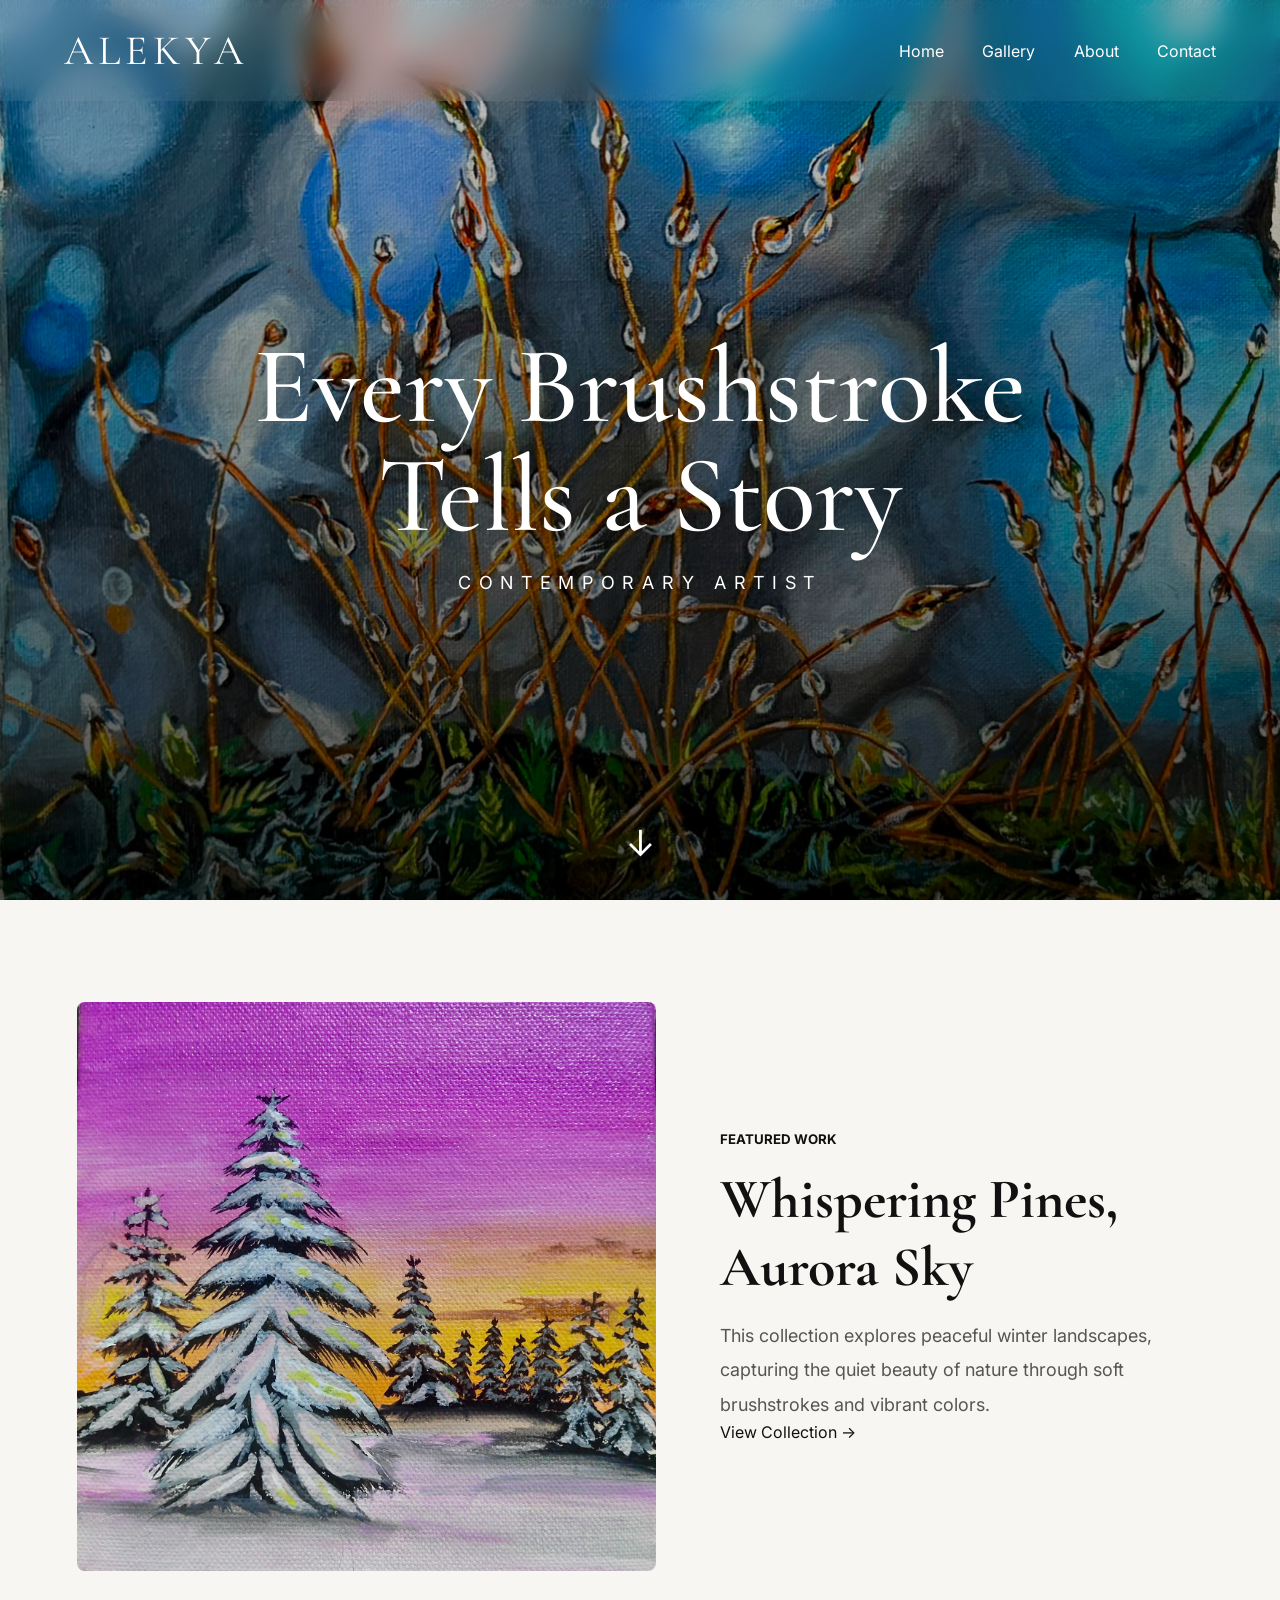
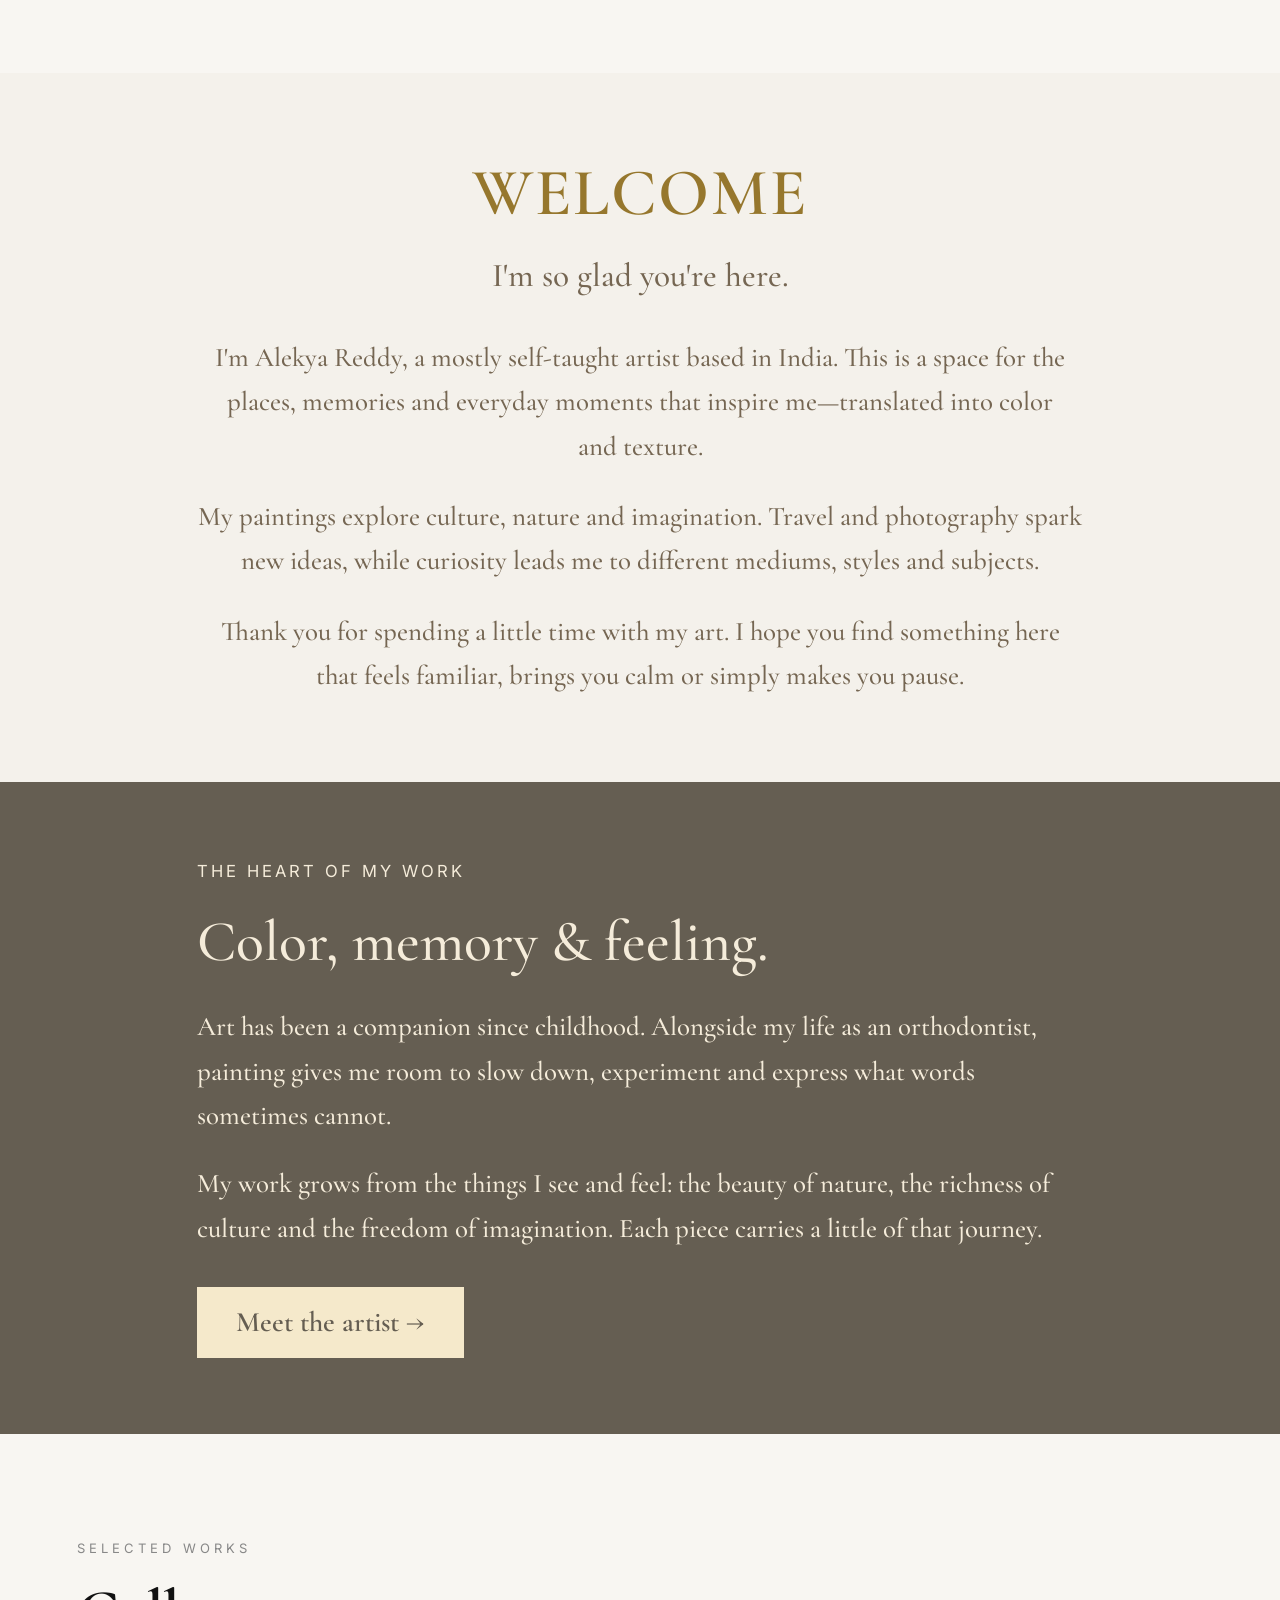
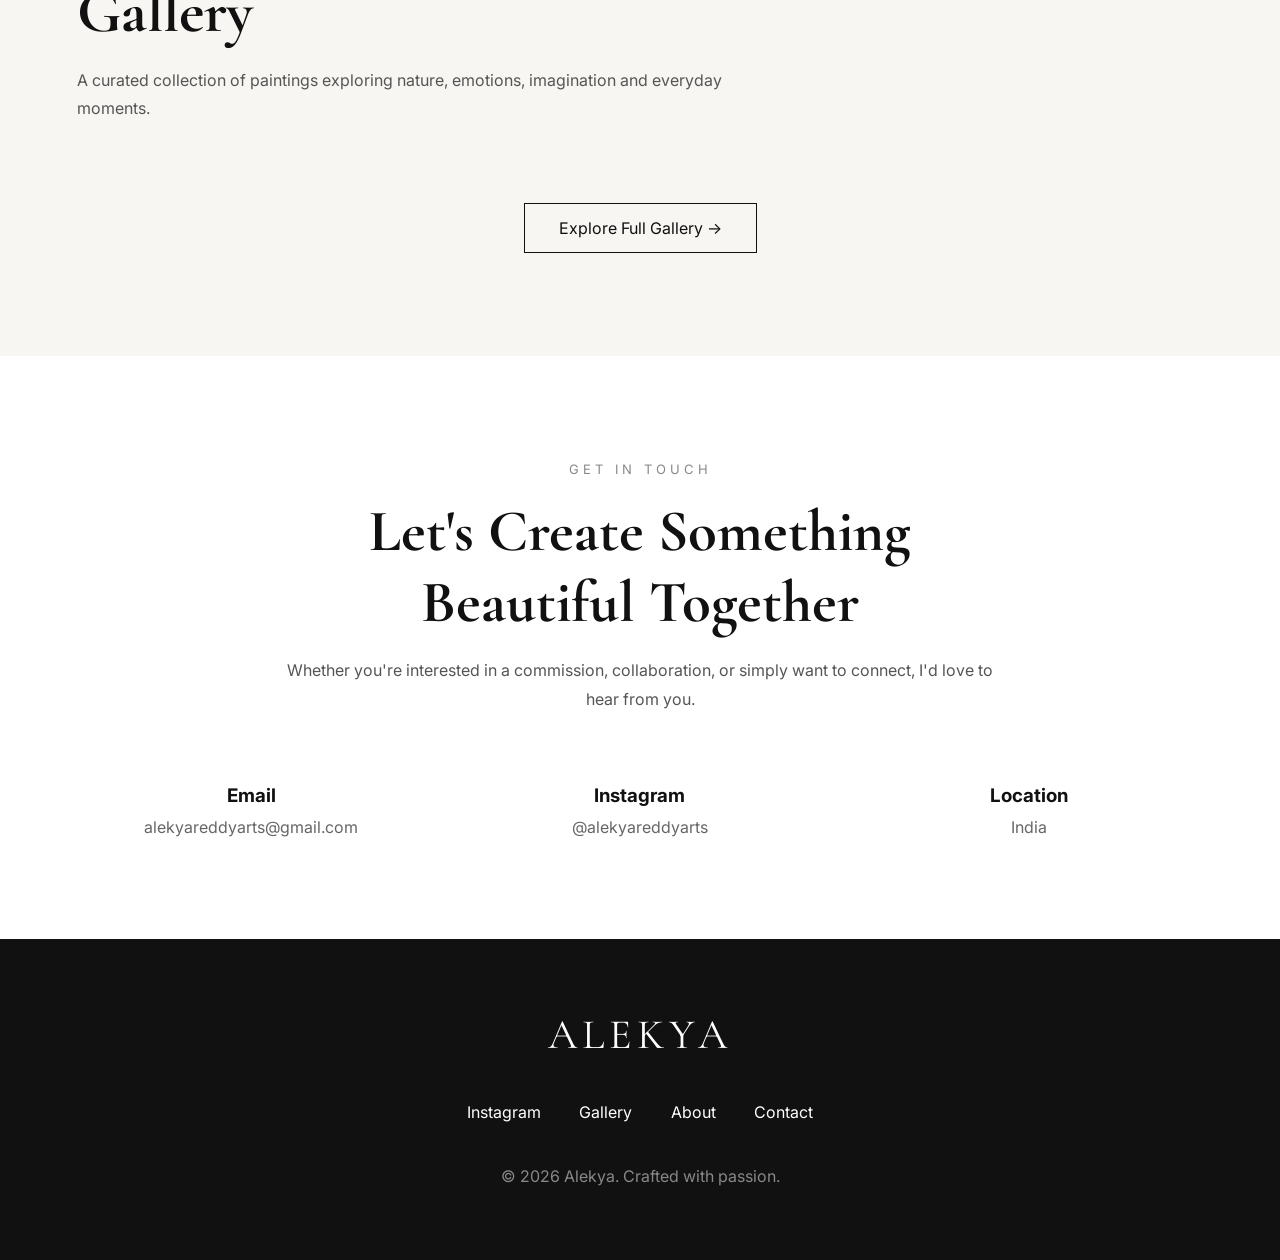
<file: index.html>
<!DOCTYPE html>
<html lang="en">

<head>

<meta charset="UTF-8">
<meta name="viewport" content="width=device-width, initial-scale=1.0, viewport-fit=cover">

<title>Alekya — Contemporary Artist</title>
<meta name="description" content="Alekya is a contemporary artist working in oil, acrylic, watercolor and mixed media, exploring nature, emotion and everyday moments.">
<meta property="og:title" content="Alekya — Contemporary Artist">
<meta property="og:description" content="Original paintings exploring nature, emotion and everyday moments.">
<meta property="og:type" content="website">
<meta property="og:image" content="images/clean/any.jpg">
<link rel="icon" href="favicon.svg" type="image/svg+xml">

<link rel="stylesheet" href="css/style.css?v=8cdf6173a7bf">

<link rel="preconnect" href="https://fonts.googleapis.com">
<link rel="preconnect" href="https://fonts.gstatic.com" crossorigin>

<link href="https://fonts.googleapis.com/css2?family=Inter:wght@300;400;500;600&family=Cormorant+Garamond:wght@400;500;600;700&display=swap" rel="stylesheet">

</head>

<body>

<div id="progress-bar"></div>
<header>

<div class="logo">

ALEKYA

</div>

<button type="button" class="nav-toggle" aria-controls="site-nav" aria-label="Toggle menu" aria-expanded="false">
<span></span><span></span><span></span>
</button>

<nav id="site-nav">

<a href="index.html">Home</a>
<a href="gallery.html">Gallery</a>
<a href="about.html">About</a>
<a href="contact.html">Contact</a>

</nav>

</header>

<section class="hero">

<div class="overlay"></div>

<div class="hero-text">

<h1>

Every Brushstroke
<br>
Tells a Story

</h1>

<p>

CONTEMPORARY ARTIST

</p>

</div>

<div class="scroll">

↓

</div>

</section>

<section class="featured">

<div class="featured-left">

<img src="images/clean/art05.jpg" width="1589" height="1558" alt="Whispering Pines, Aurora Sky">

</div>

<div class="featured-right">

<h5>FEATURED WORK</h5>

<h2>Whispering Pines, Aurora Sky</h2>

<p>

This collection explores peaceful winter landscapes,
capturing the quiet beauty of nature through soft
brushstrokes and vibrant colors.

</p>

<a href="gallery.html">

View Collection →

</a>

</div>

</section>

<section class="about" aria-labelledby="home-about-title">

    <div class="about-welcome">
        <h2 id="home-about-title">Welcome</h2>
        <p class="welcome-lead">I'm so glad you're here.</p>

        <div class="welcome-copy">
            <p>I'm Alekya Reddy, a mostly self-taught artist based in India. This is a space for the places, memories and everyday moments that inspire me—translated into color and texture.</p>
            <p>My paintings explore culture, nature and imagination. Travel and photography spark new ideas, while curiosity leads me to different mediums, styles and subjects.</p>
            <p>Thank you for spending a little time with my art. I hope you find something here that feels familiar, brings you calm or simply makes you pause.</p>
        </div>
    </div>

    <div class="about-feeling" aria-labelledby="art-inspiration-title">
        <div class="about-feeling-content">
            <span class="feeling-eyebrow">THE HEART OF MY WORK</span>
            <h3 id="art-inspiration-title">Color, memory &amp; feeling.</h3>
            <p>Art has been a companion since childhood. Alongside my life as an orthodontist, painting gives me room to slow down, experiment and express what words sometimes cannot.</p>
            <p>My work grows from the things I see and feel: the beauty of nature, the richness of culture and the freedom of imagination. Each piece carries a little of that journey.</p>
            <a href="about.html" class="about-btn">Meet the artist →</a>
        </div>
    </div>

</section>

<section class="gallery-preview">

    <div class="gallery-header">

        <span>SELECTED WORKS</span>

        <h2>Gallery</h2>

        <p>
            A curated collection of paintings exploring nature,
            emotions, imagination and everyday moments.
        </p>

    </div>



    <div class="gallery-button">

        <a href="./gallery.html">Explore Full Gallery →</a>

    </div>

</section>

<section class="contact">

    <div class="contact-title">

        <span>GET IN TOUCH</span>

        <h2>Let's Create Something Beautiful Together</h2>

        <p>

            Whether you're interested in a commission,
            collaboration, or simply want to connect,
            I'd love to hear from you.

        </p>

    </div>

    <div class="contact-grid">

        <div>

            <h3>Email</h3>

            <p><a href="mailto:alekyareddyarts@gmail.com">alekyareddyarts@gmail.com</a></p>

        </div>

        <div>

            <h3>Instagram</h3>

            <p><a href="https://www.instagram.com/alekyareddyarts/" target="_blank" rel="noopener">@alekyareddyarts</a></p>

        </div>

        <div>

            <h3>Location</h3>

            <p>India</p>

        </div>

    </div>

</section>

<footer>

    <div class="footer-logo">

        ALEKYA

    </div>

    <div class="footer-links">

        <a href="https://www.instagram.com/alekyareddyarts/" target="_blank" rel="noopener">Instagram</a>

        <a href="gallery.html">Gallery</a>

        <a href="about.html">About</a>

        <a href="contact.html">Contact</a>

    </div>

    <p>

        © 2026 Alekya.
        Crafted with passion.

    </p>

</footer>

<script src="js/script.js?v=9c91d0d08d55"></script>

</body>

</html>
</file>
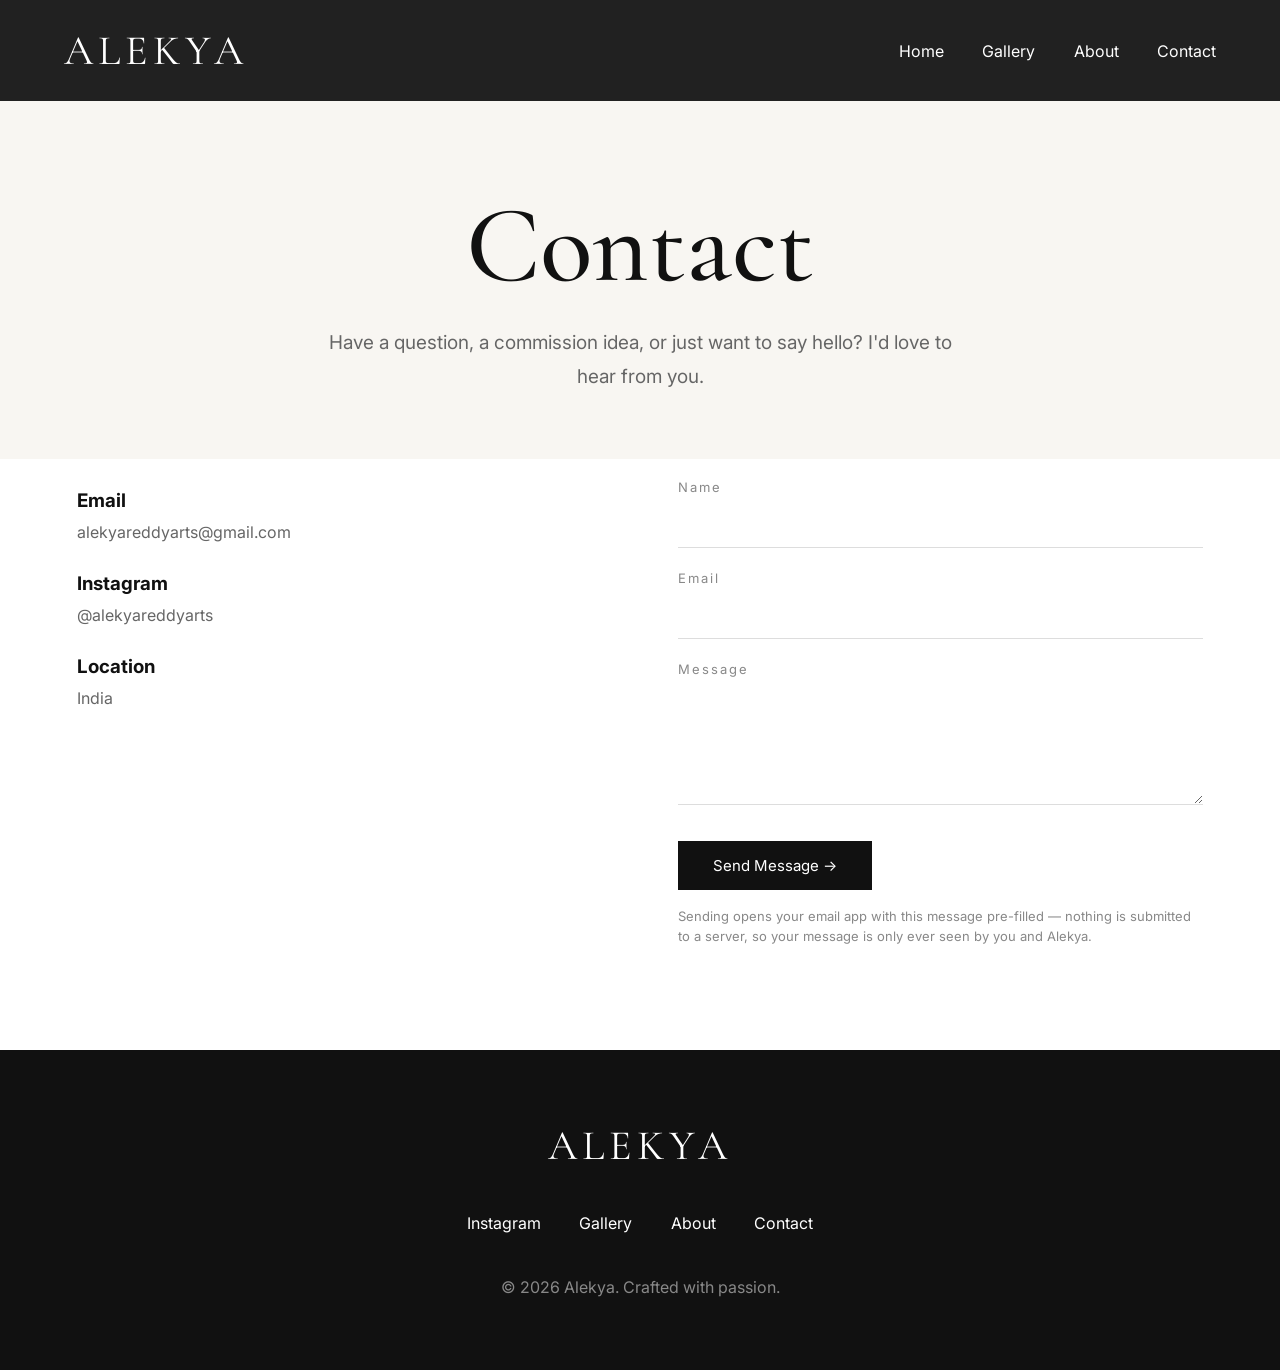
<file: contact.html>
<!DOCTYPE html>
<html lang="en">

<head>

<meta charset="UTF-8">
<meta name="viewport" content="width=device-width, initial-scale=1.0, viewport-fit=cover">

<title>Contact | Alekya</title>
<meta name="description" content="Get in touch with Alekya for commissions, collaborations, or general inquiries.">
<meta property="og:title" content="Contact | Alekya">
<meta property="og:type" content="website">
<link rel="icon" href="favicon.svg" type="image/svg+xml">

<link rel="stylesheet" href="css/style.css?v=8cdf6173a7bf">

<link rel="preconnect" href="https://fonts.googleapis.com">
<link rel="preconnect" href="https://fonts.gstatic.com" crossorigin>

<link href="https://fonts.googleapis.com/css2?family=Inter:wght@300;400;500;600&family=Cormorant+Garamond:wght@400;500;600;700&display=swap" rel="stylesheet">

</head>

<body class="inner-page">

<div id="progress-bar"></div>
<header>

<div class="logo">
ALEKYA
</div>

<button type="button" class="nav-toggle" aria-controls="site-nav" aria-label="Toggle menu" aria-expanded="false">
<span></span><span></span><span></span>
</button>

<nav id="site-nav">
<a href="index.html">Home</a>
<a href="gallery.html">Gallery</a>
<a href="about.html">About</a>
<a href="contact.html">Contact</a>
</nav>

</header>

<section class="page-hero">
<h1>Contact</h1>
<p>Have a question, a commission idea, or just want to say hello? I'd love to hear from you.</p>
</section>

<section class="contact-page-grid">

    <div>

        <div class="contact-grid">

            <div>
                <h3>Email</h3>
                <p><a href="mailto:alekyareddyarts@gmail.com">alekyareddyarts@gmail.com</a></p>
            </div>

            <div>
                <h3>Instagram</h3>
                <p><a href="https://www.instagram.com/alekyareddyarts/" target="_blank" rel="noopener">@alekyareddyarts</a></p>
            </div>

            <div>
                <h3>Location</h3>
                <p>India</p>
            </div>

        </div>

    </div>

    <div>

        <form id="contact-form" class="contact-form" novalidate>

            <label for="name">Name</label>
            <input type="text" id="name" name="name" autocomplete="name" required>

            <label for="email">Email</label>
            <input type="email" id="email" name="email" autocomplete="email" inputmode="email" autocapitalize="none" required>

            <label for="message">Message</label>
            <textarea id="message" name="message" required></textarea>

            <button type="submit" class="btn">Send Message →</button>

            <p class="form-note">
                Sending opens your email app with this message pre-filled —
                nothing is submitted to a server, so your message is only
                ever seen by you and Alekya.
            </p>

            <p id="form-status" class="form-status"></p>

        </form>

    </div>

</section>

<footer>

    <div class="footer-logo">
        ALEKYA
    </div>

    <div class="footer-links">
        <a href="https://www.instagram.com/alekyareddyarts/" target="_blank" rel="noopener">Instagram</a>
        <a href="gallery.html">Gallery</a>
        <a href="about.html">About</a>
        <a href="contact.html">Contact</a>
    </div>

    <p>
        © 2026 Alekya.
        Crafted with passion.
    </p>

</footer>

<script src="js/script.js?v=9c91d0d08d55"></script>
<script src="js/contact.js?v=fe5ff7b7eaa6"></script>

</body>

</html>
</file>
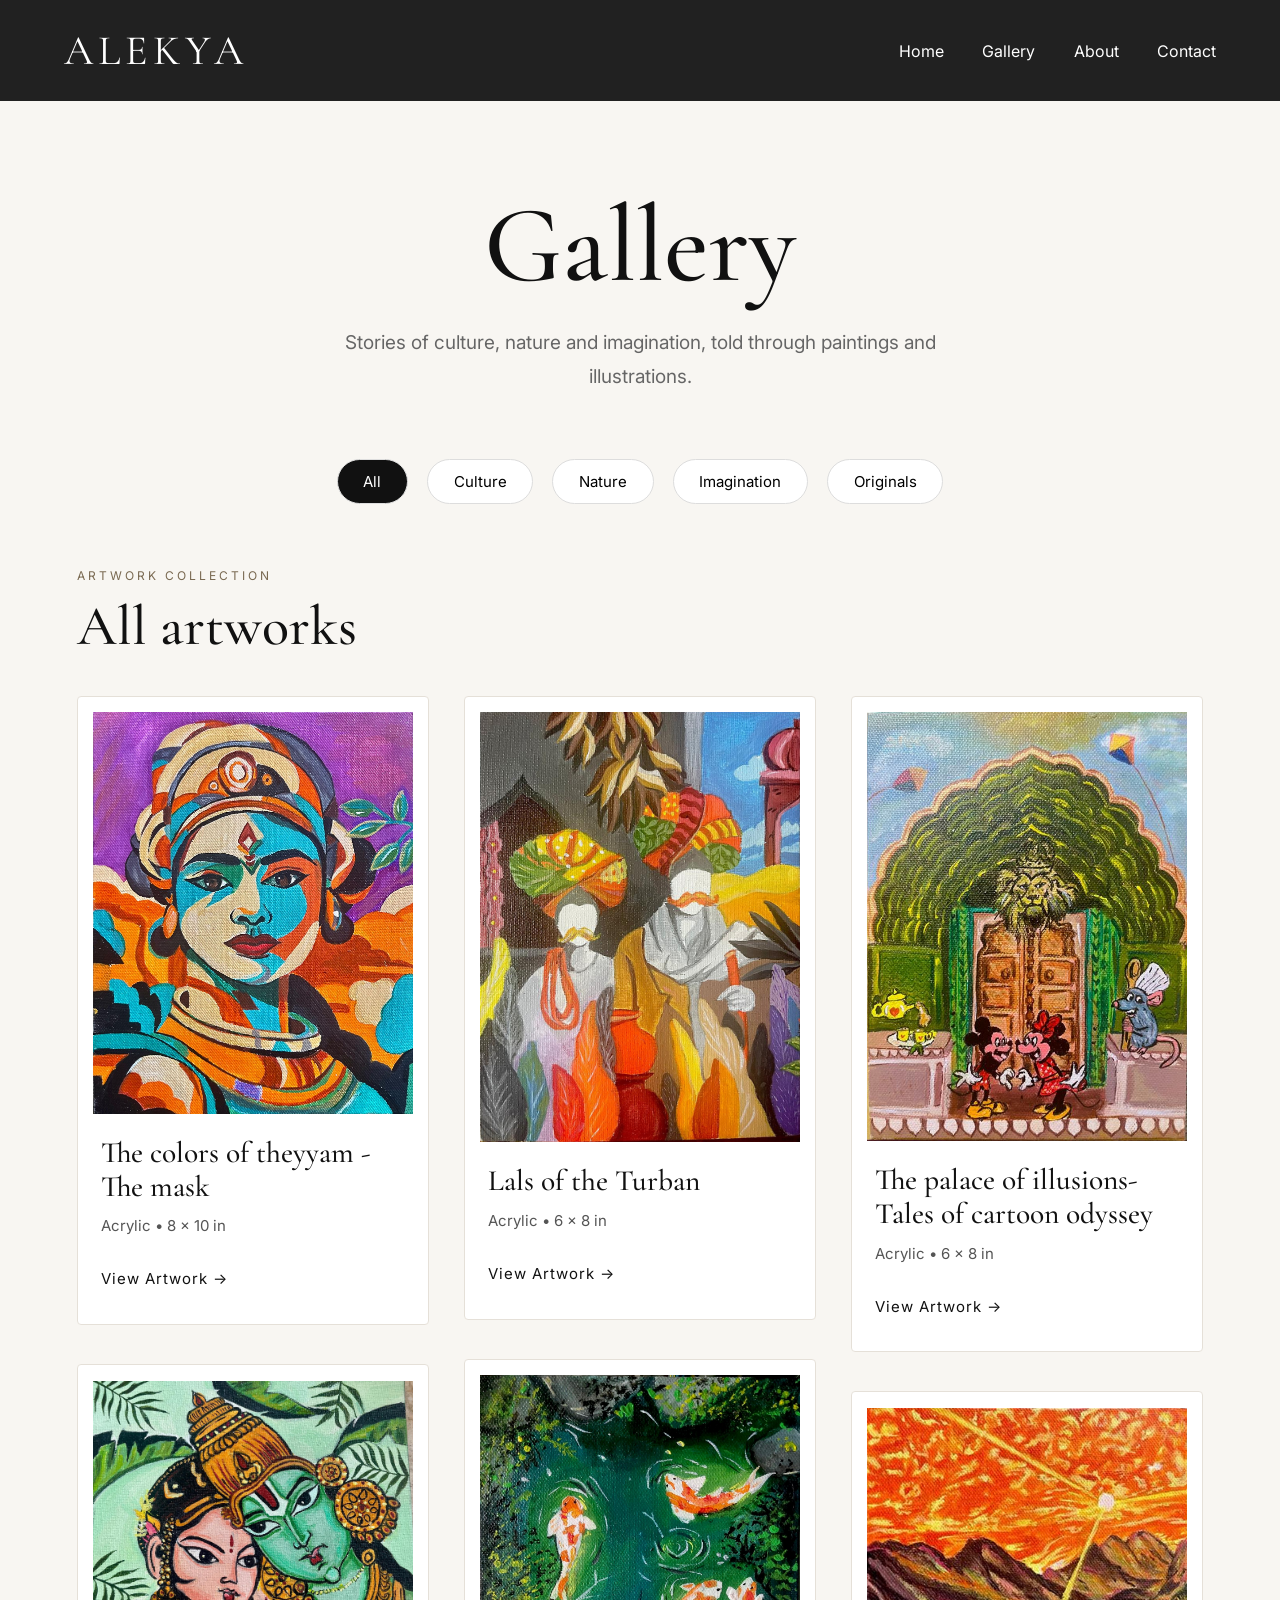
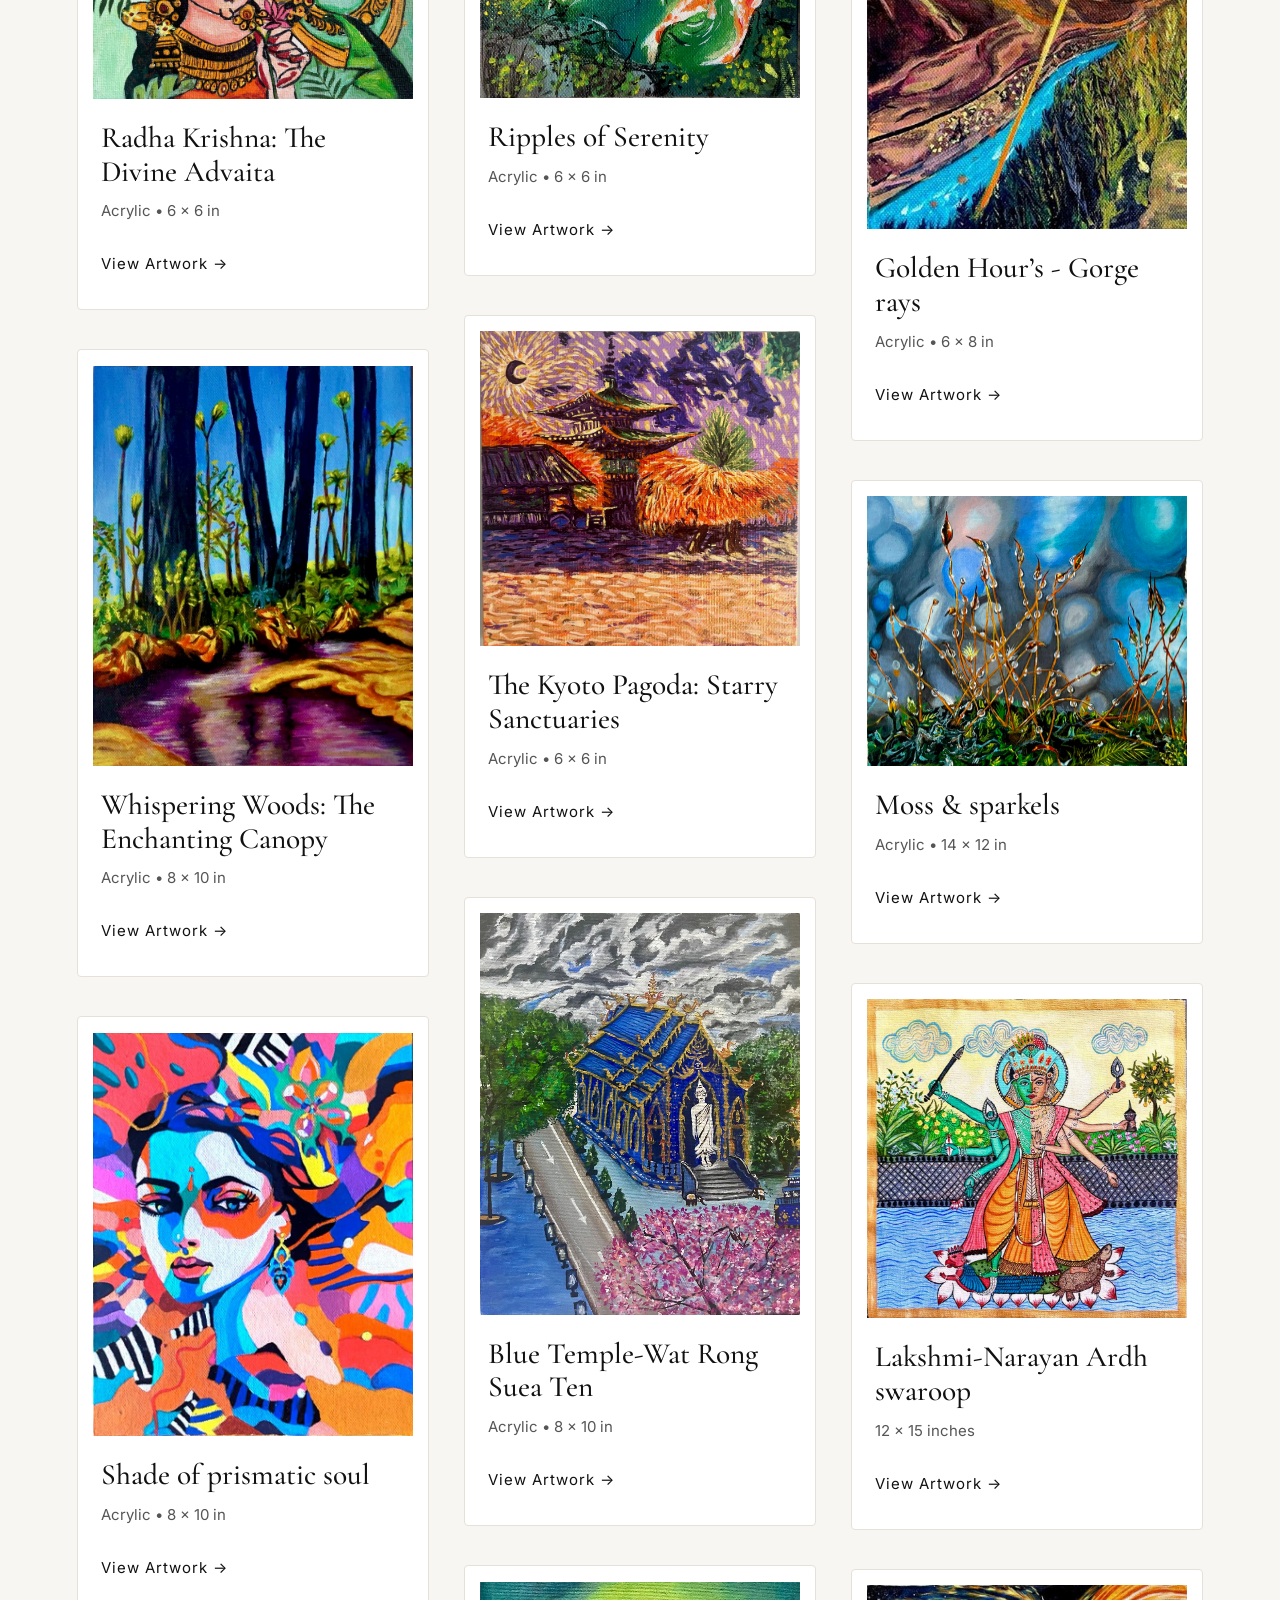
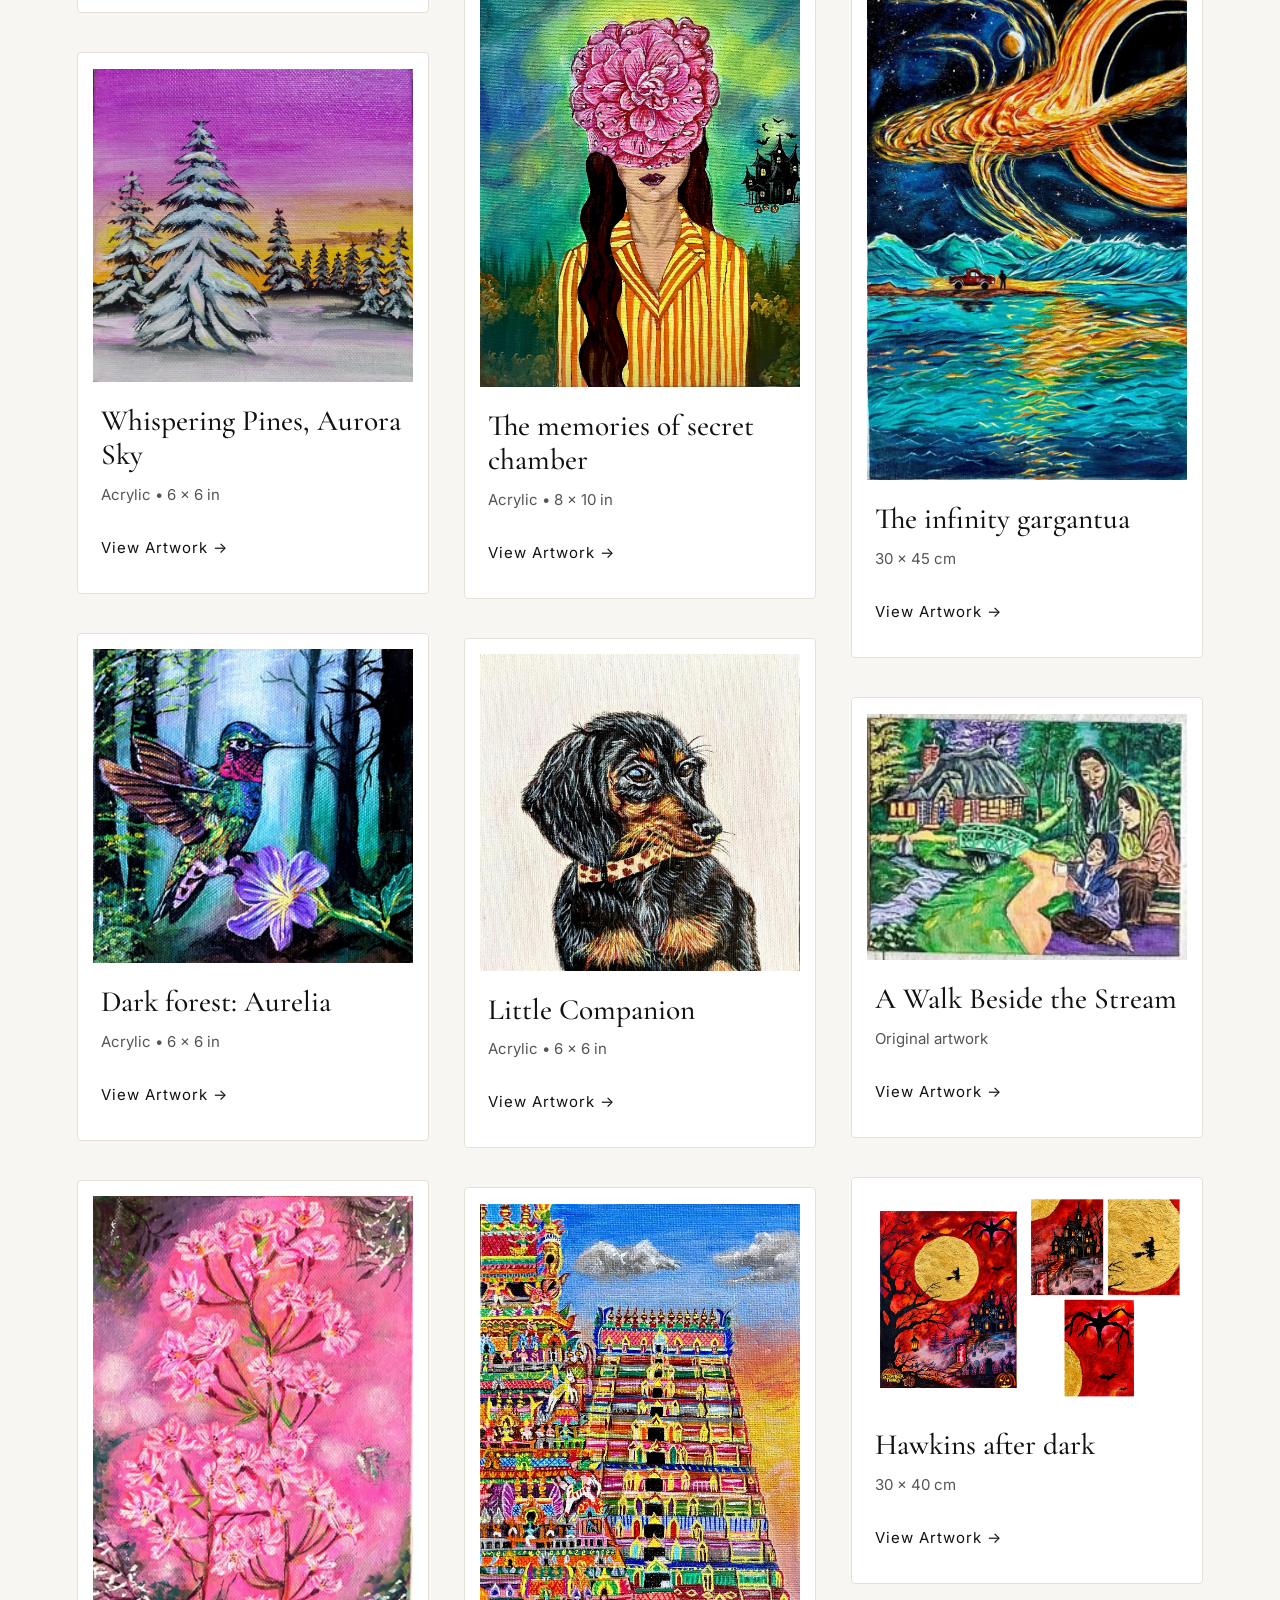
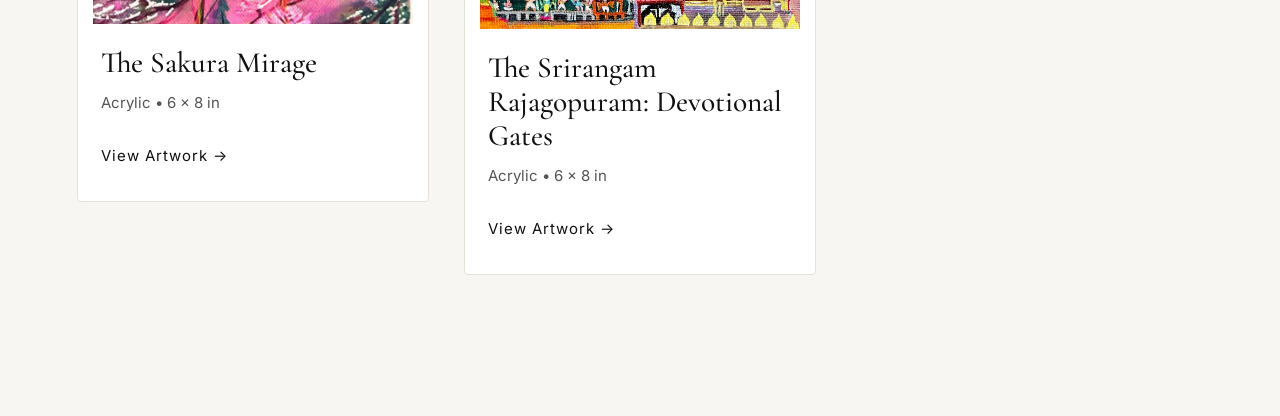
<file: gallery.html>
<!DOCTYPE html>
<html lang="en">

<head>

    <meta charset="UTF-8">

    <meta name="viewport" content="width=device-width, initial-scale=1.0, viewport-fit=cover">

    <title>Gallery | Alekya</title>
    <meta name="description" content="Discover original paintings by Alekya exploring culture, nature and imagination.">
    <meta property="og:title" content="Gallery | Alekya">
    <meta property="og:type" content="website">
    <link rel="icon" href="favicon.svg" type="image/svg+xml">

    <link rel="stylesheet" href="css/style.css?v=8cdf6173a7bf">

    <link rel="preconnect" href="https://fonts.googleapis.com">

    <link rel="preconnect" href="https://fonts.gstatic.com" crossorigin>

    <link href="https://fonts.googleapis.com/css2?family=Inter:wght@300;400;500;600&family=Cormorant+Garamond:wght@400;500;600;700&display=swap" rel="stylesheet">

</head>

<body class="inner-page">

<div id="progress-bar"></div>

<header>

    <div class="logo">
        ALEKYA
    </div>

    <button type="button" class="nav-toggle" aria-controls="site-nav" aria-label="Toggle menu" aria-expanded="false">
        <span></span><span></span><span></span>
    </button>

<nav id="site-nav">

        <a href="index.html">Home</a>
        <a href="gallery.html">Gallery</a>
        <a href="about.html">About</a>
        <a href="contact.html">Contact</a>

    </nav>

</header>

<section class="gallery-hero">

    <h1>Gallery</h1>

    <p>

        Stories of culture, nature and imagination, told through paintings and illustrations.

    </p>

</section>
<div class="gallery-filter" id="gallery-filter" role="group" aria-label="Filter artwork collections and themes">
</div>

<section class="gallery-page">

<!-- Cards are rendered by js/gallery.js from a single artworks array.
     Do NOT hardcode .art-card markup here — that previously caused every
     artwork to render twice (once from this HTML, once from the script). -->
<div class="gallery-section-heading" aria-live="polite">
    <span id="gallery-section-eyebrow">ARTWORK COLLECTION</span>
    <h2 id="gallery-section-title">All artworks</h2>
</div>

<div id="gallery-grid"></div>

</section>

<div id="lightbox" role="dialog" aria-modal="true" aria-labelledby="lightbox-title" aria-hidden="true">

    <button id="close" aria-label="Close">&times;</button>

    <button id="prev" aria-label="Previous artwork">&#10094;</button>

    <div class="lightbox-view">
    <img id="lightbox-img" alt="">

    <div class="lightbox-info">
        <h2 id="lightbox-title"></h2>
        <p id="lightbox-desc"></p>
    </div>

    </div>

    <button id="next" aria-label="Next artwork">&#10095;</button>

</div>

<script src="js/gallery.js?v=94df5bf2ae5d"></script>

<script src="js/script.js?v=9c91d0d08d55"></script>

</body>

</html>
</file>
<file: css/style.css>
/* ========= GLOBAL ========= */
*{margin:0;padding:0;box-sizing:border-box}
html{scroll-behavior:smooth;scroll-padding-top:100px}
:root{
--page-gutter:clamp(20px,6vw,96px);
--content-gutter:max(var(--page-gutter),env(safe-area-inset-left),env(safe-area-inset-right),calc((100% - 1440px)/2));
--section-space:clamp(56px,8vw,120px);
--header-gutter:max(clamp(20px,5vw,70px),env(safe-area-inset-left),env(safe-area-inset-right));
}
button,input,textarea{font:inherit}
button,a,input,textarea{-webkit-tap-highlight-color:transparent}
a:focus-visible,button:focus-visible{outline:2px solid currentColor;outline-offset:5px}
section>div,.contact-grid>div,.highlights .card{min-width:0}
h1,h2,h3,p{overflow-wrap:break-word}
body{
font-family:"Inter",sans-serif;
background:#f8f6f2;
color:#111;

}
img{max-width:100%;height:auto;display:block}
a{text-decoration:none;color:inherit}

/* ========= PROGRESS BAR ========= */
#progress-bar{
position:fixed;
top:0;left:0;
height:3px;
width:0%;
background:#111;
z-index:2000;
transition:.1s linear;
}

/* ========= HEADER ========= */
header{
position:fixed;
top:0;left:0;
width:100%;
display:flex;
justify-content:space-between;
align-items:center;
padding:25px var(--header-gutter);
padding-top:max(25px,env(safe-area-inset-top));
z-index:1000;
background:rgba(255,255,255,.05);
backdrop-filter:blur(14px);
transition:.4s;
}
header.scrolled{
background:rgba(20,20,20,.82);
padding:18px var(--header-gutter);
padding-top:max(18px,env(safe-area-inset-top));
}
.inner-page header{background:rgba(20,20,20,.94)}
.logo{
font-family:"Cormorant Garamond",serif;
font-size:42px;
letter-spacing:5px;
color:#fff;
}
nav{display:flex;align-items:center;gap:clamp(20px,3vw,42px)}
nav a{
color:#fff;
font-size:16px;
min-height:44px;
display:flex;
align-items:center;
transition:.3s;
}
nav a:hover{opacity:.7}

/* ========= HERO ========= */
.hero{
min-height:100vh;
min-height:100svh;
padding:120px 0 90px;
position:relative;
background:url("../images/clean/any.jpg") center/cover no-repeat;
display:flex;
justify-content:center;
align-items:center;

}
.overlay{
position:absolute;
inset:0;
background:linear-gradient(to top,rgba(0,0,0,.7),rgba(0,0,0,.2));
}
.hero-text{
position:relative;
z-index:2;
text-align:center;
color:#fff;
padding:20px;
}
.hero-text h1{
font-family:"Cormorant Garamond",serif;
font-size:clamp(2.25rem,8.5vw,8rem);
font-weight:500;
line-height:1;
}
.hero-text p{
margin-top:20px;
letter-spacing:clamp(2px,.6vw,8px);
font-size:clamp(14px,1.5vw,18px);
line-height:1.6;
}
.scroll{
position:absolute;
bottom:35px;
left:50%;
transform:translateX(-50%);
color:#fff;
font-size:36px;
animation:bounce 2s infinite;
z-index:2;
}
@keyframes bounce{
50%{transform:translate(-50%,10px)}
}

/* ========= COMMON ========= */
.btn,
.gallery-button a,
.about-btn{
display:inline-block;
padding:14px clamp(20px,3vw,34px);
min-height:44px;
max-width:100%;
border:1px solid #111;
transition:.35s;
margin-top:20px;
}
.btn:hover,
.gallery-button a:hover,
.about-btn:hover{
background:#111;
color:#fff;
transform:translateY(-3px);
}

/* ========= FEATURED ========= */
.featured{
display:grid;
grid-template-columns:minmax(0,1.2fr) minmax(0,1fr);
gap:clamp(32px,5vw,80px);
padding:var(--section-space) var(--content-gutter);
align-items:center;
background:#f8f6f2;
}
.featured img{
border-radius:8px;
transition:.5s;
}
.featured img:hover{transform:scale(1.03)}
.featured-right span{
letter-spacing:4px;
font-size:13px;
color:#777;
}
.featured-right h2{
font-family:"Cormorant Garamond",serif;
font-size:clamp(32px,4.5vw,56px);
margin:18px 0;
}
.featured-right p{
line-height:1.9;
color:#555;
font-size:clamp(16px,1.5vw,18px);
}

/* ========= ABOUT (homepage section) ========= */
.about{
background:#f4f1eb;
font-family:"Cormorant Garamond",serif;
}
.about-welcome{
width:100%;
max-width:1040px;
margin-inline:auto;
padding:clamp(56px,6.5vw,88px) clamp(20px,6vw,80px);
text-align:center;
color:#756652;
}
.about-welcome h2{
font-size:clamp(44px,5.2vw,72px);
font-weight:600;
line-height:1.1;
letter-spacing:2px;
text-transform:uppercase;
color:#96772d;
margin:0;
}
.about-welcome .welcome-lead{
font-size:clamp(25px,2.6vw,34px);
font-weight:500;
line-height:1.4;
margin:24px 0 36px;
}
.welcome-copy p{
font-size:clamp(21px,2.1vw,28px);
font-weight:500;
line-height:1.65;
margin:0 0 26px;
text-wrap:pretty;
}
.welcome-copy p:last-child{margin-bottom:0}
.about-feeling{
background:#655e52;
color:#f5ecda;
}
.about-feeling-content{
width:100%;
max-width:1040px;
margin-inline:auto;
padding:clamp(48px,6vw,80px) clamp(20px,6vw,80px);
text-align:left;
}
.feeling-eyebrow{
display:block;
font-size:clamp(13px,1.3vw,17px);
font-family:"Inter",sans-serif;
letter-spacing:3px;
line-height:1.6;
}
.about-feeling h3{
font-size:clamp(36px,4.5vw,60px);
font-weight:500;
line-height:1.15;
margin:24px 0 30px;
text-wrap:balance;
}
.about-feeling p{
font-size:clamp(21px,2.1vw,28px);
font-weight:500;
line-height:1.65;
margin:0 0 24px;
text-wrap:pretty;
}
.about-feeling .about-btn{
font-size:clamp(23px,2.2vw,30px);
font-weight:600;
line-height:1.3;
margin-top:12px;
padding:16px clamp(24px,3vw,40px);
border-color:#f5e9cb;
background:#f5e9cb;
color:#655e52;
}
.about-feeling .about-btn:hover{
background:#fff6e3;
border-color:#fff6e3;
color:#4f483e;
}
.about-feeling .about-btn:focus-visible{
outline:2px solid #fff6e3;
outline-offset:5px;
}

/* ========= GALLERY PREVIEW (homepage section) ========= */
.gallery-preview{
padding:var(--section-space) var(--content-gutter);
background:#f8f6f2;
}
.gallery-header{
max-width:650px;
margin-bottom:60px;
}
.gallery-header span{
letter-spacing:4px;
font-size:13px;
color:#888;
}
.gallery-header h2{
font-family:"Cormorant Garamond",serif;
font-size:clamp(32px,4.75vw,62px);
margin:18px 0;
}
.gallery-header p{
line-height:1.8;
color:#555;
}
.gallery-grid{
display:grid;
grid-template-columns:repeat(3,minmax(0,1fr));
gap:22px;
}
.item{
overflow:hidden;
border-radius:8px;
position:relative;
}
.item img{
width:100%;
height:auto;
object-fit:contain;
transition:.6s;
}
.item:hover img{
transform:scale(1.08);
}
.item::after{
content:"View";
position:absolute;
inset:0;
display:flex;
justify-content:center;
align-items:center;
background:rgba(0,0,0,.35);
color:#fff;
opacity:0;
transition:.4s;
letter-spacing:3px;
}
.item:hover::after{
opacity:1;
}
.large{grid-row:span 2}
.wide{grid-column:span 2}
.gallery-button{
text-align:center;
margin-top:60px;
}

/* ========= CONTACT (homepage section) ========= */
.contact{
padding:var(--section-space) var(--content-gutter);
background:#fff;
text-align:center;
}
.contact-title{
max-width:720px;
margin:auto;
}
.contact-title span{
letter-spacing:4px;
font-size:13px;
color:#888;
}
.contact-title h2{
font-family:"Cormorant Garamond",serif;
font-size:clamp(32px,4.6vw,60px);
margin:18px 0;
}
.contact-title p{
color:#555;
line-height:1.8;
}
.contact-grid{
display:grid;
grid-template-columns:repeat(3,minmax(0,1fr));
gap:40px;
margin-top:70px;
}
.contact-grid h3{margin-bottom:10px}
.contact-grid p{color:#666;overflow-wrap:anywhere}

/* ========= FOOTER ========= */
footer{
background:#111;
color:#fff;
padding:clamp(48px,6vw,70px) var(--content-gutter);
text-align:center;
}
.footer-logo{
font-family:"Cormorant Garamond",serif;
font-size:42px;
letter-spacing:5px;
margin-bottom:30px;
}
.footer-links{
display:flex;
justify-content:center;
gap:clamp(12px,3vw,40px);
flex-wrap:wrap;
margin-bottom:30px;
}
.footer-links a{min-height:44px;display:inline-flex;align-items:center}
footer p{color:#888;line-height:1.6}

/* ========= SCROLL-IN ANIMATIONS ========= */
.hidden{
opacity:0;
transform:translateY(60px);
transition:1s;
}
.show{
opacity:1;
transform:translateY(0);
}

/* ========= GALLERY PAGE ========= */
.page-hero,
.gallery-hero{
padding:clamp(130px,14vw,180px) var(--content-gutter) clamp(40px,5vw,70px);
text-align:center;
}
.page-hero h1,
.gallery-hero h1{
font-family:"Cormorant Garamond",serif;
font-size:clamp(44px,8.5vw,110px);
font-weight:500;
margin-bottom:15px;
}
.page-hero p,
.gallery-hero p{
max-width:650px;
margin:auto;
font-size:clamp(16px,1.5vw,19px);
line-height:1.8;
color:#666;
}

.gallery-filter{
display:flex;
justify-content:center;
gap:clamp(8px,1.5vw,20px);
margin:0 0 clamp(32px,5vw,60px);
padding:0 var(--content-gutter);
flex-wrap:wrap;
}
.gallery-filter button{
padding:12px clamp(16px,2vw,26px);
min-height:44px;
background:white;
border:1px solid #ddd;
border-radius:30px;
cursor:pointer;
transition:.3s;
font-size:15px;
}
.gallery-filter button:hover{
background:#111;
color:white;
}
.gallery-filter .active{
background:#111;
color:white;
}

.gallery-section-heading{
padding:0 var(--content-gutter);
margin:0 auto clamp(24px,3vw,38px);
max-width:1600px;
}
.gallery-section-heading span{
font-size:12px;
letter-spacing:3px;
color:#796951;
}
.gallery-section-heading h2{
font-family:"Cormorant Garamond",serif;
font-size:clamp(34px,4.5vw,56px);
font-weight:500;
line-height:1.15;
margin:10px 0 0;
}

.gallery-section-heading{
padding:0 var(--content-gutter);
margin:0 auto clamp(24px,3vw,38px);
max-width:1600px;
}
.gallery-section-heading span{
font-size:12px;
letter-spacing:3px;
color:#796951;
}
.gallery-section-heading h2{
font-family:"Cormorant Garamond",serif;
font-size:clamp(34px,4.5vw,56px);
font-weight:500;
line-height:1.15;
margin:10px 0 0;
}

#gallery-grid{
columns:3;
column-gap:clamp(20px,3vw,35px);
padding:0 var(--content-gutter) var(--section-space);
}

.art-card{
display:inline-block;
width:100%;
margin-bottom:clamp(20px,3vw,35px);
position:relative;
overflow:hidden;
border-radius:4px;
border:1px solid #e5e0d8;
padding:clamp(12px,1.2vw,18px);
cursor:pointer;
break-inside:avoid;
background:white;
transition:transform .3s,box-shadow .3s;
animation:fadeUp .8s ease both;
}
@keyframes fadeUp{
from{
opacity:0;
transform:translateY(50px);
}
to{
opacity:1;
transform:translateY(0);
}
}
.art-card:hover{
transform:translateY(-4px);
box-shadow:0 14px 35px rgba(0,0,0,.1);
}
.art-card img{
width:100%;
height:auto;
object-fit:contain;
display:block;
}
.art-info{
position:static;
width:100%;
padding:22px 8px 8px;
color:#111;
}
.art-info h3{
font-family:"Cormorant Garamond",serif;
font-size:clamp(24px,2.3vw,32px);
line-height:1.15;
margin-bottom:10px;
font-weight:500;
}
.art-info span{
font-size:12px;
text-transform:uppercase;
letter-spacing:3px;
color:#999;
}
.art-info p{
font-size:15px;
color:#555;
line-height:1.7;
}
.view-btn{
display:inline-block;
margin-top:18px;
color:inherit;
font-size:15px;
letter-spacing:1px;
background:none;
border:none;
padding:8px 0;
min-height:44px;
cursor:pointer;
}

/* ========= LIGHTBOX ========= */
#lightbox{
display:none;
position:fixed;
inset:0;
z-index:3000;
background:rgba(0,0,0,.92);
grid-template-columns:44px minmax(0,1fr) 44px;
gap:clamp(8px,2vw,24px);
align-items:center;
padding:72px max(clamp(12px,3vw,40px),env(safe-area-inset-left),env(safe-area-inset-right)) max(24px,env(safe-area-inset-bottom));
padding-top:max(72px,calc(env(safe-area-inset-top) + 56px));
overflow-y:auto;
overscroll-behavior:contain;
}
.lightbox-view{
min-width:0;
display:flex;
flex-direction:column;
align-items:center;
justify-content:center;
gap:18px;
}
#lightbox img{
max-width:100%;
max-height:calc(100vh - 220px);
max-height:calc(100svh - 220px);
width:auto;
height:auto;
object-fit:contain;
border-radius:6px;
box-shadow:0 20px 60px rgba(0,0,0,.5);
}
#close,#prev,#next{
width:44px;
height:44px;
background:rgba(255,255,255,.08);
border:none;
border-radius:50%;
color:white;
cursor:pointer;
line-height:1;
display:flex;
align-items:center;
justify-content:center;
transition:.3s;
}
#close{
position:absolute;
top:max(16px,env(safe-area-inset-top));
right:max(16px,env(safe-area-inset-right));
font-size:34px;
}
#prev,#next{font-size:28px}
#close:hover,#prev:hover,#next:hover{background:rgba(255,255,255,.2)}
.lightbox-info{
text-align:center;
color:white;
width:100%;
max-width:60ch;
overflow-wrap:anywhere;
}
.lightbox-info h2{
font-family:"Cormorant Garamond",serif;
font-size:clamp(22px,3vw,42px);
line-height:1.15;
font-weight:500;
margin-bottom:8px;
}
.lightbox-info p{font-size:clamp(14px,1.5vw,17px);line-height:1.6;opacity:.85}

/* ========= MOBILE NAV TOGGLE ========= */
.nav-toggle{
display:none;
flex-direction:column;
justify-content:center;
align-items:center;
gap:5px;
width:44px;
height:44px;
flex-shrink:0;
background:none;
border:none;
cursor:pointer;
padding:10px;
z-index:1001;
color:#fff;
}
.nav-toggle span{display:block;width:24px;height:2px;background:currentColor;transition:.3s}
header.nav-open .nav-toggle span:nth-child(1){transform:translateY(7px) rotate(45deg)}
header.nav-open .nav-toggle span:nth-child(2){opacity:0}
header.nav-open .nav-toggle span:nth-child(3){transform:translateY(-7px) rotate(-45deg)}

/* ========= ABOUT PAGE ========= */
.about-page .page-hero{
padding-top:clamp(126px,12vw,160px);
padding-bottom:36px;
}
.about-page .page-hero h1{font-size:clamp(48px,6vw,76px)}
.story{
display:flex;
flex-direction:column;
align-items:center;
gap:32px;
padding:0 var(--content-gutter) var(--section-space);
background:#f8f6f2;
}
.story-image{
width:min(100%,340px);
margin:0;
}
.portrait-frame{
aspect-ratio:4/5;
border:0;
box-shadow:none;
overflow:hidden;
}
.portrait-frame img{
display:block;
width:100%;
height:100%;
object-fit:cover;
object-position:center bottom;
}
.story-image figcaption{
font-family:"Cormorant Garamond",serif;
font-size:28px;
text-align:center;
margin-top:16px;
}
.story-image figcaption span{
display:block;
font-family:"Inter",sans-serif;
font-size:11px;
letter-spacing:2px;
text-transform:uppercase;
color:#796951;
margin-top:6px;
}
.story-content{
width:100%;
max-width:780px;
padding:clamp(24px,4vw,48px);
border:1px solid #e2d8ca;
border-top:3px solid #b39860;
background:#fff;
text-align:left;
}
.story-content>span{
letter-spacing:3px;
font-size:12px;
color:#796951;
}
.story-content h2{
font-family:"Cormorant Garamond",serif;
font-size:clamp(34px,4vw,48px);
margin:16px 0 24px;
line-height:1.15;
font-weight:500;
}
.story-content p{
line-height:1.85;
color:#555;
margin-bottom:18px;
text-align:justify;
text-justify:inter-word;
hyphens:auto;
}
.story-content .story-signature{
text-align:left;
margin-top:26px;
margin-bottom:0;
font-size:14px;
}
.story-signature span{
display:block;
font-family:"Cormorant Garamond",serif;
font-size:30px;
font-style:italic;
color:#796951;
line-height:1.4;
}

.highlights{
padding:0 var(--content-gutter) var(--section-space);
background:#fff;
display:grid;
grid-template-columns:repeat(3,minmax(0,1fr));
gap:40px;
}
.highlights .card{
padding:clamp(24px,3vw,44px) clamp(20px,2.5vw,32px);
background:#f8f6f2;
border-radius:10px;
text-align:center;
}
.highlights .card span{
font-size:12px;
letter-spacing:3px;
color:#999;
}
.highlights .card h3{
font-family:"Cormorant Garamond",serif;
font-size:30px;
margin:14px 0 12px;
}
.highlights .card p{
color:#555;
line-height:1.75;
font-size:15px;
}

.studio{
padding:0 var(--content-gutter) var(--section-space);
background:#fff;
text-align:center;
}
.studio-header{
max-width:600px;
margin:0 auto 50px;
}
.studio-header span{
letter-spacing:4px;
font-size:13px;
color:#888;
}
.studio-header h2{
font-family:"Cormorant Garamond",serif;
font-size:clamp(32px,4vw,52px);
margin:16px 0 0;
}
.studio-grid{
display:grid;
grid-template-columns:repeat(2,minmax(0,1fr));
gap:30px;
}
.studio-grid>img:only-child{grid-column:1/-1;max-width:900px;justify-self:center}
.studio-grid img{
width:100%;
height:auto;
object-fit:contain;
border-radius:10px;
transition:.5s;
}
.studio-grid img:hover{transform:scale(1.02)}

.page-cta{
padding:var(--section-space) var(--content-gutter);
text-align:center;
background:#f8f6f2;
}
.page-cta h2{
font-family:"Cormorant Garamond",serif;
font-size:clamp(30px,3.8vw,46px);
margin-bottom:24px;
}

/* ========= CONTACT PAGE ========= */
.contact-page-grid{
display:grid;
grid-template-columns:repeat(2,minmax(0,1fr));
gap:clamp(32px,6vw,90px);
padding:20px var(--content-gutter) var(--section-space);
background:#fff;
align-items:start;
}
.contact-page-grid .contact-grid{
grid-template-columns:1fr;
gap:30px;
margin-top:10px;
}
.contact-form label{
display:block;
font-size:13px;
letter-spacing:2px;
color:#888;
margin-bottom:8px;
margin-top:22px;
}
.contact-form label:first-of-type{margin-top:0}
.contact-form input,
.contact-form textarea{
width:100%;
border:none;
border-bottom:1px solid #ddd;
background:transparent;
padding:12px 4px;
font-family:"Inter",sans-serif;
font-size:16px;
color:#111;
transition:.3s;
}
.contact-form input:focus,
.contact-form textarea:focus{
outline:none;
border-bottom-color:#111;
box-shadow:0 1px 0 0 #111;
}
.contact-form input:focus-visible,
.contact-form textarea:focus-visible{
outline:2px solid #111;
outline-offset:4px;
}
.contact-form textarea{resize:vertical;min-height:120px}
.contact-form button{
margin-top:32px;
font-family:"Inter",sans-serif;
font-size:15px;
background:#111;
color:#fff;
cursor:pointer;
}
.contact-form button:hover{
background:#333;
transform:translateY(-3px);
}
.form-note{
margin-top:16px;
font-size:13px;
color:#888;
line-height:1.6;
}
.form-status{
margin-top:16px;
font-size:14px;
display:none;
}
.form-status.show{display:block}

/* ========= 404 PAGE ========= */
.error-page{
min-height:100vh;
display:flex;
flex-direction:column;
align-items:center;
justify-content:center;
text-align:center;
padding:140px var(--content-gutter) var(--section-space);
}
.error-page span{
font-family:"Cormorant Garamond",serif;
font-size:140px;
line-height:1;
color:#111;
}
.error-page h1{
font-family:"Cormorant Garamond",serif;
font-size:40px;
margin:10px 0 16px;
}
.error-page p{
color:#666;
max-width:480px;
margin-bottom:10px;
line-height:1.8;
}

/* ========= RESPONSIVE LAYOUT ========= */
@media(max-width:1100px){
#gallery-grid{columns:2}
.highlights{gap:24px}
}

@media(max-width:900px){
header,header.scrolled{
padding:12px var(--header-gutter);
padding-top:max(12px,env(safe-area-inset-top));
background:rgba(20,20,20,.94);
}
.logo{font-size:30px;letter-spacing:4px}
.nav-toggle{display:flex}
header nav{
position:absolute;
top:100%;
left:0;
width:100%;
flex-direction:column;
align-items:stretch;
gap:0;
background:rgba(15,15,15,.98);
max-height:0;
overflow:hidden;
visibility:hidden;
pointer-events:none;
transition:max-height .3s ease,visibility .3s;
}
header.nav-open nav{
max-height:calc(100vh - 80px);
max-height:calc(100dvh - 80px - env(safe-area-inset-top));
overflow-y:auto;
overscroll-behavior:contain;
visibility:visible;
pointer-events:auto;
}
nav a{padding:16px var(--header-gutter);border-top:1px solid rgba(255,255,255,.08)}
.featured,.contact-page-grid{grid-template-columns:minmax(0,1fr);gap:36px}
.featured img{width:100%;max-width:700px;margin-inline:auto}
.featured-right{text-align:center}
.highlights{grid-template-columns:minmax(0,1fr)}
.contact-page-grid{gap:40px}
.contact-page-grid .contact-grid{text-align:left}
}

@media(max-width:600px){
.hero-text{padding:20px var(--content-gutter)}
.hero-text h1{font-size:clamp(36px,9vw,54px);line-height:1.05}
.hero-text p{letter-spacing:2px}
.gallery-grid{grid-template-columns:minmax(0,1fr)}
.wide{grid-column:span 1}
#gallery-grid{columns:1}
.contact-grid,.studio-grid{grid-template-columns:minmax(0,1fr);gap:28px}
.contact-grid{margin-top:40px}
.gallery-header{margin-bottom:32px}
.gallery-button{margin-top:32px}
.footer-links{gap:8px 24px}
.error-page span{font-size:90px}
.error-page h1{font-size:32px}
#lightbox{grid-template-columns:minmax(0,1fr) 44px 44px;gap:12px;align-content:center}
.lightbox-view{grid-column:1/-1;grid-row:1}
#prev{grid-column:2;grid-row:2}
#next{grid-column:3;grid-row:2}
#lightbox img{max-height:calc(100vh - 260px);max-height:calc(100svh - 260px)}
}

/* Keep gallery interactions steady on touch screens. */
@media(hover:none),(pointer:coarse),(max-width:600px){
.art-info h3{font-size:26px}
.art-card:hover{transform:none}
}

@media(max-height:500px) and (min-width:601px){
#lightbox{padding-top:60px;padding-bottom:16px}
#lightbox img{max-height:calc(100vh - 160px);max-height:calc(100svh - 160px)}
.lightbox-view{gap:10px}
.lightbox-info h2{font-size:22px}
.lightbox-info p{font-size:14px}
}

/* ========= REDUCED MOTION ========= */
@media(prefers-reduced-motion:reduce){
*,*::before,*::after{
animation-duration:.001ms!important;
animation-iteration-count:1!important;
transition-duration:.001ms!important;
scroll-behavior:auto!important;
}
.hidden{opacity:1;transform:none}
}
</file>
